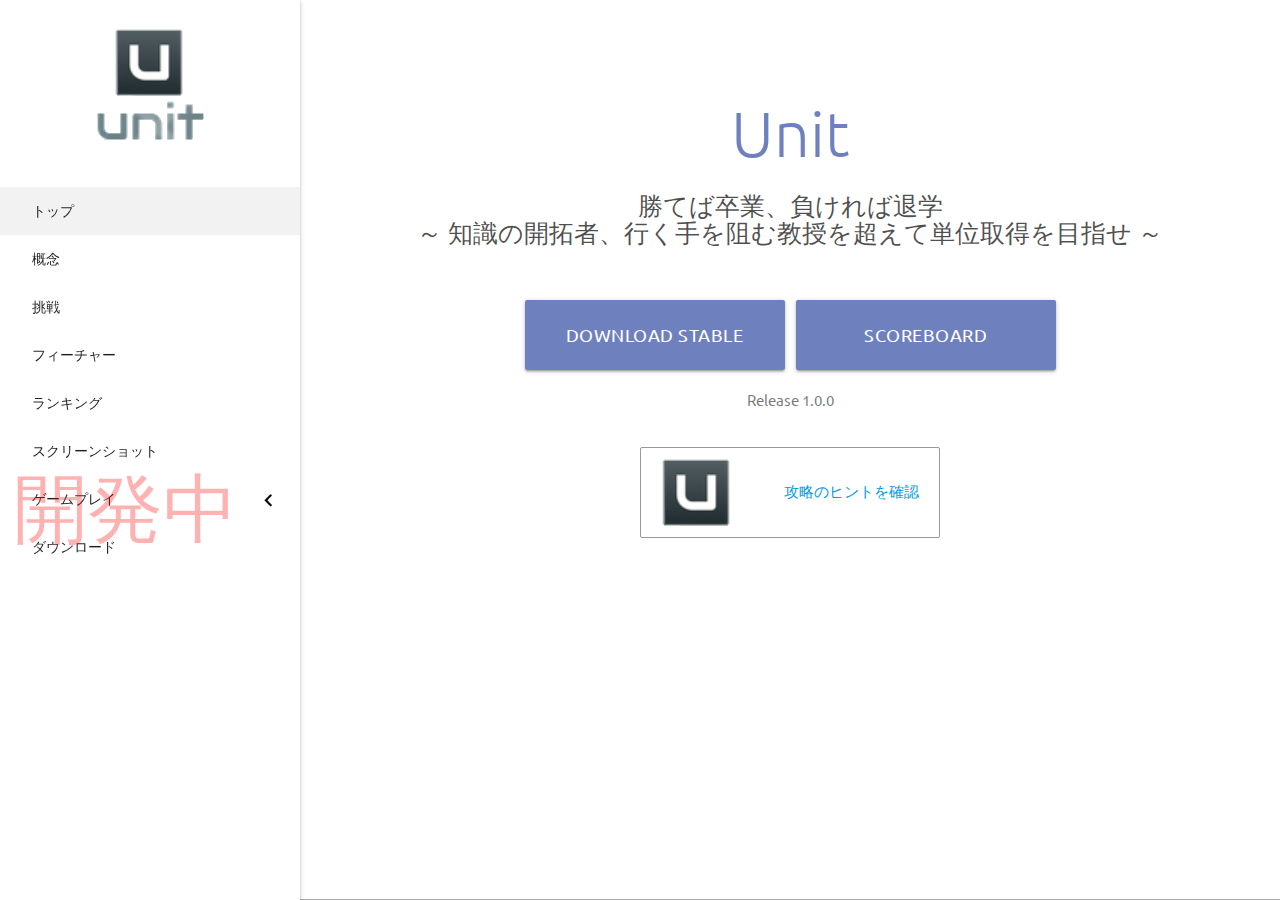
<file: index.html>
<!DOCTYPE html>
<html lang="ja">
    <head>
        <meta charset="utf-8" />
        <meta name="viewport" content="width=device-width,initial-scale=1" />
        <title>Unit</title>
        <link href='https://fonts.googleapis.com/css?family=Ubuntu' rel='stylesheet'>
        <link rel="stylesheet" href="./css/materialize.min.css" />
        <link rel="stylesheet" href="./css/main.css" />
    </head>
    <body>

        <!-- Side Nav -->
        <a href="#" data-target="slide-out" id="sidenav-trigger-b" class="sidenav-trigger"><img src="./img/menu_b.png" /></a>
        <div id="slide-out" class="sidenav sidenav-fixed">
            <div class="center">
                <a href="index.html"><img src="./img/logo.png" /></a>
            </div>
            <ul>
                <li><a href="index.html" class="waves-effect waves-teal active">トップ</a></li>
                <li><a href="about.html" class="waves-effect waves-teal">概念</a></li>
                <li><a href="challenge.html" class="waves-effect waves-teal">挑戦</a></li>
                <li><a href="feature.html" class="waves-effect waves-teal">フィーチャー</a></li>
                <li><a href="ranking.html" class="waves-effect waves-teal">ランキング</a></li>
                <li><a href="screenshots.html" class="waves-effect waves-teal">スクリーンショット</a></li>
                <li class="no-padding">
                    <ul class="collapsible">
                        <li>
                            <a class="collapsible-header waves-effect waves-teal pis32">ゲームプレイ<img src="./img/chevron_left_black_18dp.png" /></a>
                            <div class="collapsible-body">
                            <ul>
                                <li><a href="control.html" class="waves-effect waves-teal pis48">基本操作</a></li>
                                <li><a href="hint.html" class="waves-effect waves-teal pis48">ヒント</a></li>
                            </ul>
                            </div>
                        </li>
                    </ul>
                </li>
                <li><a href="download.html" class="waves-effect waves-teal">ダウンロード</a></li>
            </ul>
        </div>

        <!-- contents -->
        <header>
            <h1>Unit</h1>
            <h5>勝てば卒業、負ければ退学<br />～ 知識の開拓者、行く手を阻む教授を超えて単位取得を目指せ ～</h5>
            <div class="margin-top-50">
                <div class="row center">
                    <a href="./data/release/unit_1.0.0_src.zip" id="d-button" class="btn-large waves-effect waves-light">Download Stable</a>
                    <a href="./ranking.html" id="d-button" class="btn-large waves-effect waves-light">Scoreboard</a>
                    <br />
                    <p class="version">Release 1.0.0</p>
                </div>
            </div>
        </header>

        <div class="contents">
            <a href="hint.html">
                <div class="adbox">
                    <img src="./img/logo2.png" class="adimg" />
                    <div class="adtxt">
                        攻略のヒントを確認
                    </div>
                </div>
            </a>
        </div>

        <!-- footer -->
        <footer>
            <div class="container">
                <div class="center footer-copyright">
                    <copyright />
                </div>
            </div>
        </footer>

        <script src="./js/materialize.min.js"></script>
        <script src="./js/importer.js"></script>
        <script src="./js/main.js"></script>
    </body>
</html>
</file>
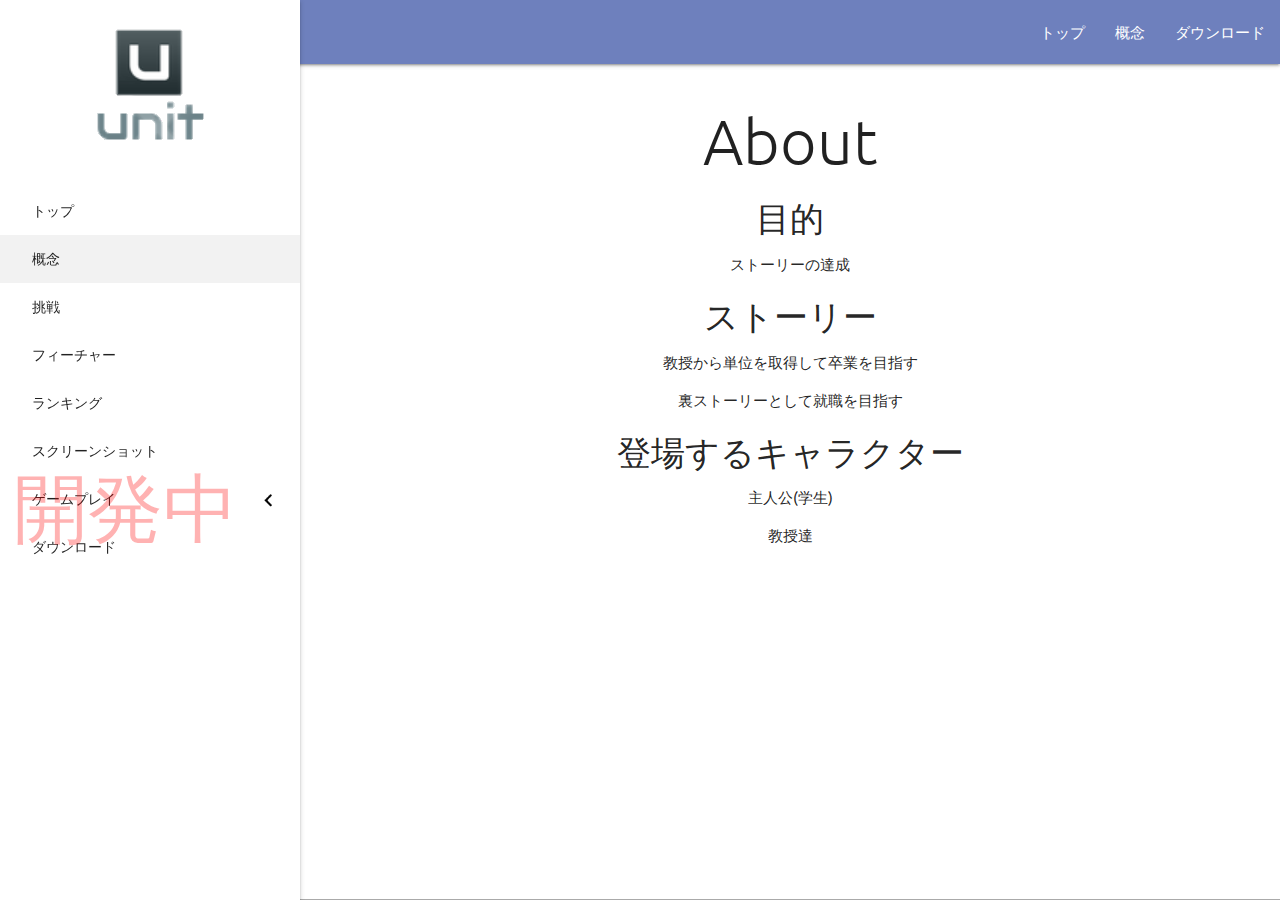
<file: about.html>
<!DOCTYPE html>
<html lang="ja">
    <head>
        <meta charset="utf-8" />
        <meta name="viewport" content="width=device-width,initial-scale=1" />
        <title>Unit</title>
        <link href='https://fonts.googleapis.com/css?family=Ubuntu' rel='stylesheet'>
        <link rel="stylesheet" href="./css/materialize.min.css" />
        <link rel="stylesheet" href="./css/main.css" />
    </head>
    <body>
        <!-- Header Nav -->
        <nav>
            <div class="nav-wrapper">
                <ul id="nav-mobile" class="right hide-on-med-and-down">
                    <li><a href="index.html">トップ</a></li>
                    <li><a href="about.html">概念</a></li>
                    <li><a href="download.html">ダウンロード</a></li>
                </ul>
                <div id="header-logo">
                    <a href="#" data-target="slide-out" class="sidenav-trigger"><img src="./img/menu.png" /></a>
                </div>
            </div>
        </nav>

        <!-- Side Nav -->
        <!-- <a href="#" data-target="slide-out" id="sidenav-trigger-b" class="sidenav-trigger"><img src="./img/menu_b.png" /></a> -->
        <div id="slide-out" class="sidenav sidenav-fixed">
            <div class="center">
                <a href="index.html"><img src="./img/logo.png" /></a>
            </div>
            <ul>
                <li><a href="index.html" class="waves-effect waves-teal">トップ</a></li>
                <li><a href="about.html" class="waves-effect waves-teal active">概念</a></li>
                <li><a href="challenge.html" class="waves-effect waves-teal">挑戦</a></li>
                <li><a href="feature.html" class="waves-effect waves-teal">フィーチャー</a></li>
                <li><a href="ranking.html" class="waves-effect waves-teal">ランキング</a></li>
                <li><a href="screenshots.html" class="waves-effect waves-teal">スクリーンショット</a></li>
                <li class="no-padding">
                    <ul class="collapsible">
                        <li>
                            <a class="collapsible-header waves-effect waves-teal pis32">ゲームプレイ<img src="./img/chevron_left_black_18dp.png" /></a>
                            <div class="collapsible-body">
                            <ul>
                                <li><a href="control.html" class="waves-effect waves-teal pis48">基本操作</a></li>
                                <li><a href="hint.html" class="waves-effect waves-teal pis48">ヒント</a></li>
                            </ul>
                            </div>
                        </li>
                    </ul>
                </li>
                <li><a href="download.html" class="waves-effect waves-teal">ダウンロード</a></li>
            </ul>
        </div>

        <!-- contents -->
        <div class="contents">
            <h1>About</h1>
            <h4>目的</h4>
            <p>ストーリーの達成</p>
            <h4>ストーリー</h4>
            <p>教授から単位を取得して卒業を目指す</p>
            <p>裏ストーリーとして就職を目指す</p>
            <h4>登場するキャラクター</h4>
            <p>主人公(学生)</p>
            <p>教授達</p>

        </div>

        <!-- footer -->
        <footer>
            <div class="container">
                <div class="center footer-copyright">
                        <copyright />
                </div>
            </div>
        </footer>

        <script src="./js/materialize.min.js"></script>
        <script src="./js/importer.js"></script>
        <script src="./js/main.js"></script>
    </body>
</html>
</file>
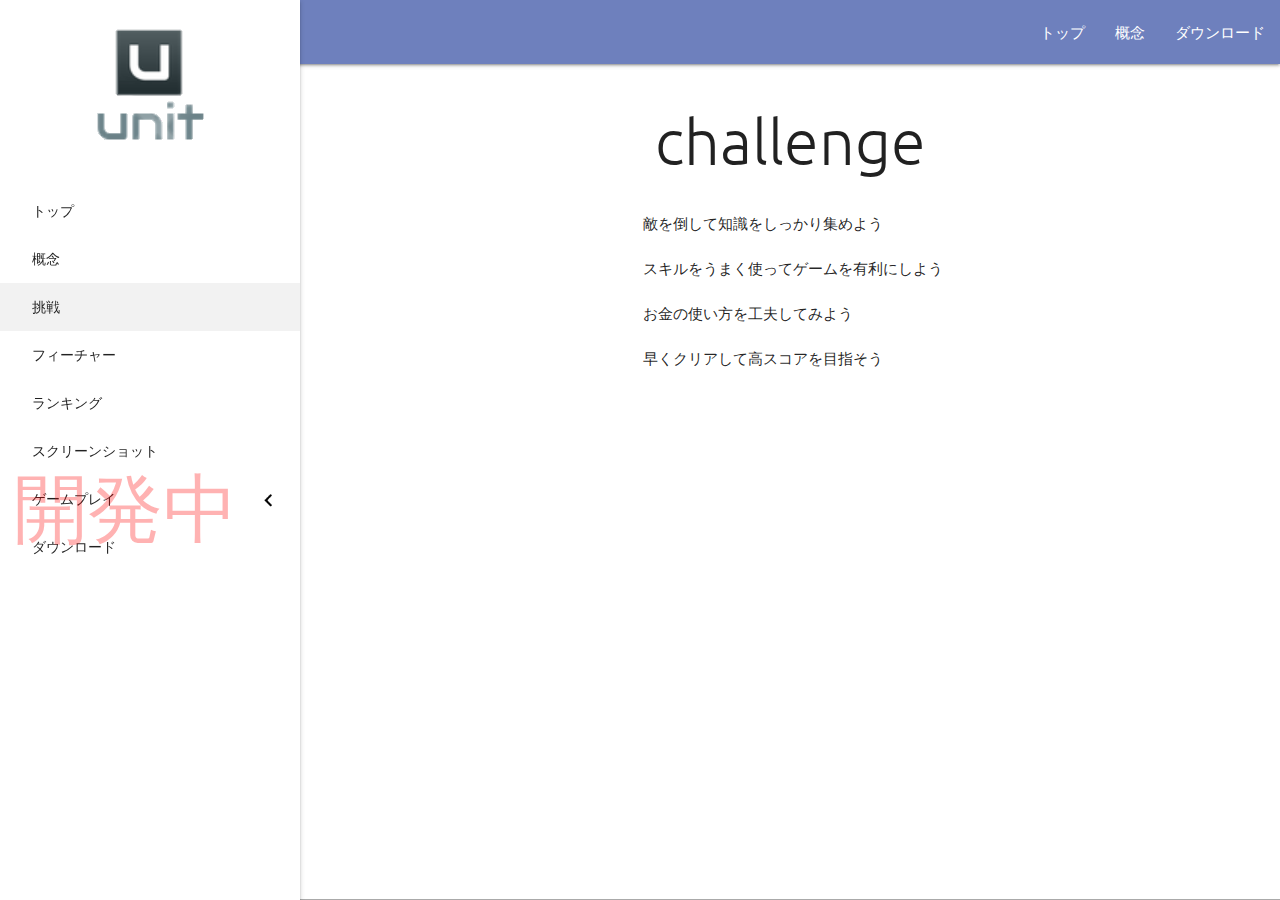
<file: challenge.html>
<!DOCTYPE html>
<html lang="ja">
    <head>
        <meta charset="utf-8" />
        <meta name="viewport" content="width=device-width,initial-scale=1" />
        <title>Unit</title>
        <link href='https://fonts.googleapis.com/css?family=Ubuntu' rel='stylesheet'>
        <link rel="stylesheet" href="./css/materialize.min.css" />
        <link rel="stylesheet" href="./css/main.css" />
    </head>
    <body>
        <!-- Header Nav -->
        <nav>
            <div class="nav-wrapper">
                <ul id="nav-mobile" class="right hide-on-med-and-down">
                    <li><a href="index.html">トップ</a></li>
                    <li><a href="about.html">概念</a></li>
                    <li><a href="download.html">ダウンロード</a></li>
                </ul>
                <div id="header-logo">
                    <a href="#" data-target="slide-out" class="sidenav-trigger"><img src="./img/menu.png" /></a>
                </div>
            </div>
        </nav>

        <!-- Side Nav -->
        <!-- <a href="#" data-target="slide-out" id="sidenav-trigger-b" class="sidenav-trigger"><img src="./img/menu_b.png" /></a> -->
        <div id="slide-out" class="sidenav sidenav-fixed">
            <div class="center">
                <a href="index.html"><img src="./img/logo.png" /></a>
            </div>
            <ul>
                <li><a href="index.html" class="waves-effect waves-teal">トップ</a></li>
                <li><a href="about.html" class="waves-effect waves-teal">概念</a></li>
                <li><a href="challenge.html" class="waves-effect waves-teal active">挑戦</a></li>
                <li><a href="feature.html" class="waves-effect waves-teal">フィーチャー</a></li>
                <li><a href="ranking.html" class="waves-effect waves-teal">ランキング</a></li>
                <li><a href="screenshots.html" class="waves-effect waves-teal">スクリーンショット</a></li>
                <li class="no-padding">
                    <ul class="collapsible">
                        <li>
                            <a class="collapsible-header waves-effect waves-teal pis32">ゲームプレイ<img src="./img/chevron_left_black_18dp.png" /></a>
                            <div class="collapsible-body">
                            <ul>
                                <li><a href="control.html" class="waves-effect waves-teal pis48">基本操作</a></li>
                                <li><a href="hint.html" class="waves-effect waves-teal pis48">ヒント</a></li>
                            </ul>
                            </div>
                        </li>
                    </ul>
                </li>
                <li><a href="download.html" class="waves-effect waves-teal">ダウンロード</a></li>
            </ul>
        </div>

        <!-- contents -->
        <div class="contents">
            <h1>challenge</h1>
            <ul class="bullet">
                <li>敵を倒して知識をしっかり集めよう</li>
                <li>スキルをうまく使ってゲームを有利にしよう</li>
                <li>お金の使い方を工夫してみよう</li>
                <li>早くクリアして高スコアを目指そう</li>
            </ul>
        </div>

        <!-- footer -->
        <footer>
            <div class="container">
                <div class="center footer-copyright">
                        <copyright />
                </div>
            </div>
        </footer>

        <script src="./js/materialize.min.js"></script>
        <script src="./js/importer.js"></script>
        <script src="./js/main.js"></script>
    </body>
</html>
</file>
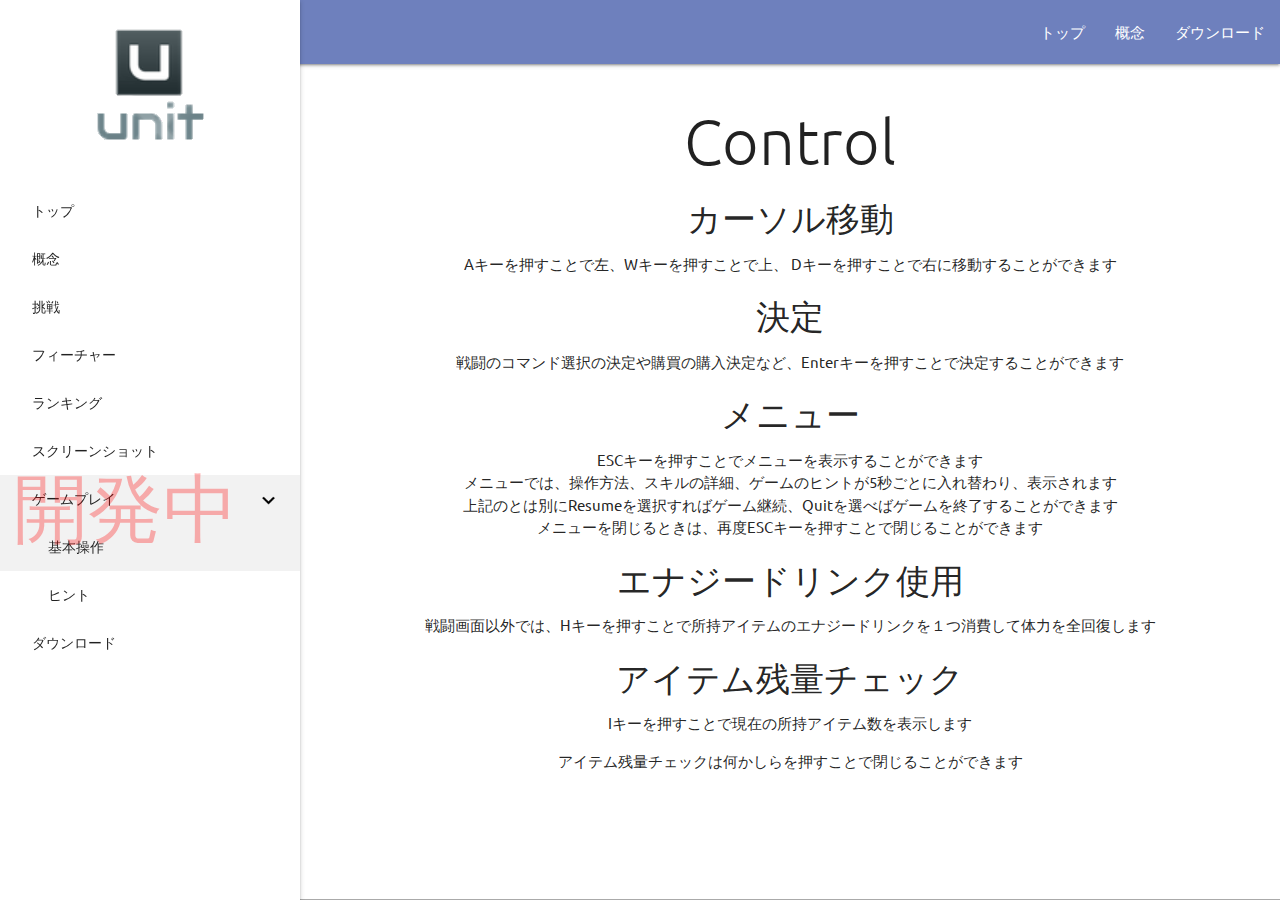
<file: control.html>
<!DOCTYPE html>
<html lang="ja">
    <head>
        <meta charset="utf-8" />
        <meta name="viewport" content="width=device-width,initial-scale=1" />
        <title>Unit</title>
        <link href='https://fonts.googleapis.com/css?family=Ubuntu' rel='stylesheet'>
        <link rel="stylesheet" href="./css/materialize.min.css" />
        <link rel="stylesheet" href="./css/main.css" />
    </head>
    <body>
        <!-- Header Nav -->
        <nav>
            <div class="nav-wrapper">
                <ul id="nav-mobile" class="right hide-on-med-and-down">
                    <li><a href="index.html">トップ</a></li>
                    <li><a href="about.html">概念</a></li>
                    <li><a href="download.html">ダウンロード</a></li>
                </ul>
                <div id="header-logo">
                    <a href="#" data-target="slide-out" class="sidenav-trigger"><img src="./img/menu.png" /></a>
                </div>
            </div>
        </nav>

        <!-- Side Nav -->
        <!-- <a href="#" data-target="slide-out" id="sidenav-trigger-b" class="sidenav-trigger"><img src="./img/menu_b.png" /></a> -->
        <div id="slide-out" class="sidenav sidenav-fixed">
            <div class="center">
                <a href="index.html"><img src="./img/logo.png" /></a>
            </div>
            <ul>
                <li><a href="index.html" class="waves-effect waves-teal">トップ</a></li>
                <li><a href="about.html" class="waves-effect waves-teal">概念</a></li>
                <li><a href="challenge.html" class="waves-effect waves-teal">挑戦</a></li>
                <li><a href="feature.html" class="waves-effect waves-teal">フィーチャー</a></li>
                <li><a href="ranking.html" class="waves-effect waves-teal">ランキング</a></li>
                <li><a href="screenshots.html" class="waves-effect waves-teal">スクリーンショット</a></li>
                <li class="no-padding">
                    <ul class="collapsible">
                        <li class="active">
                            <a class="collapsible-header waves-effect waves-teal pis32">ゲームプレイ<img src="./img/chevron_left_black_18dp.png" /></a>
                            <div class="collapsible-body">
                            <ul>
                                <li><a href="control.html" class="waves-effect waves-teal pis48 active">基本操作</a></li>
                                <li><a href="hint.html" class="waves-effect waves-teal pis48">ヒント</a></li>
                            </ul>
                            </div>
                        </li>
                    </ul>
                </li>
                <li><a href="download.html" class="waves-effect waves-teal">ダウンロード</a></li>
            </ul>
        </div>

        <!-- contents -->
        <div class="contents">
            <h1>Control</h1>
            <h4>カーソル移動</h4>
            <p>Aキーを押すことで左、Wキーを押すことで上、 Dキーを押すことで右に移動することができます</p>
            <h4>決定</h4>
            <p>戦闘のコマンド選択の決定や購買の購入決定など、Enterキーを押すことで決定することができます</p>
            <h4>メニュー</h4>
            <ul>
                <li>ESCキーを押すことでメニューを表示することができます</li>
                <li>メニューでは、操作方法、スキルの詳細、ゲームのヒントが5秒ごとに入れ替わり、表示されます</li>
                <li>上記のとは別にResumeを選択すればゲーム継続、Quitを選べばゲームを終了することができます</li>
                <li>メニューを閉じるときは、再度ESCキーを押すことで閉じることができます</li\>
            </ul>
            <h4>エナジードリンク使用</h4>
            <p>戦闘画面以外では、Hキーを押すことで所持アイテムのエナジードリンクを１つ消費して体力を全回復します</p>
            <h4>アイテム残量チェック</h4>
            <p>Iキーを押すことで現在の所持アイテム数を表示します</p>
            <p>アイテム残量チェックは何かしらを押すことで閉じることができます</p>
        </div>

        <!-- footer -->
        <footer>
            <div class="container">
                <div class="center footer-copyright">
                        <copyright />
                </div>
            </div>
        </footer>

        <script src="./js/materialize.min.js"></script>
        <script src="./js/importer.js"></script>
        <script src="./js/main.js"></script>
    </body>
</html>
</file>
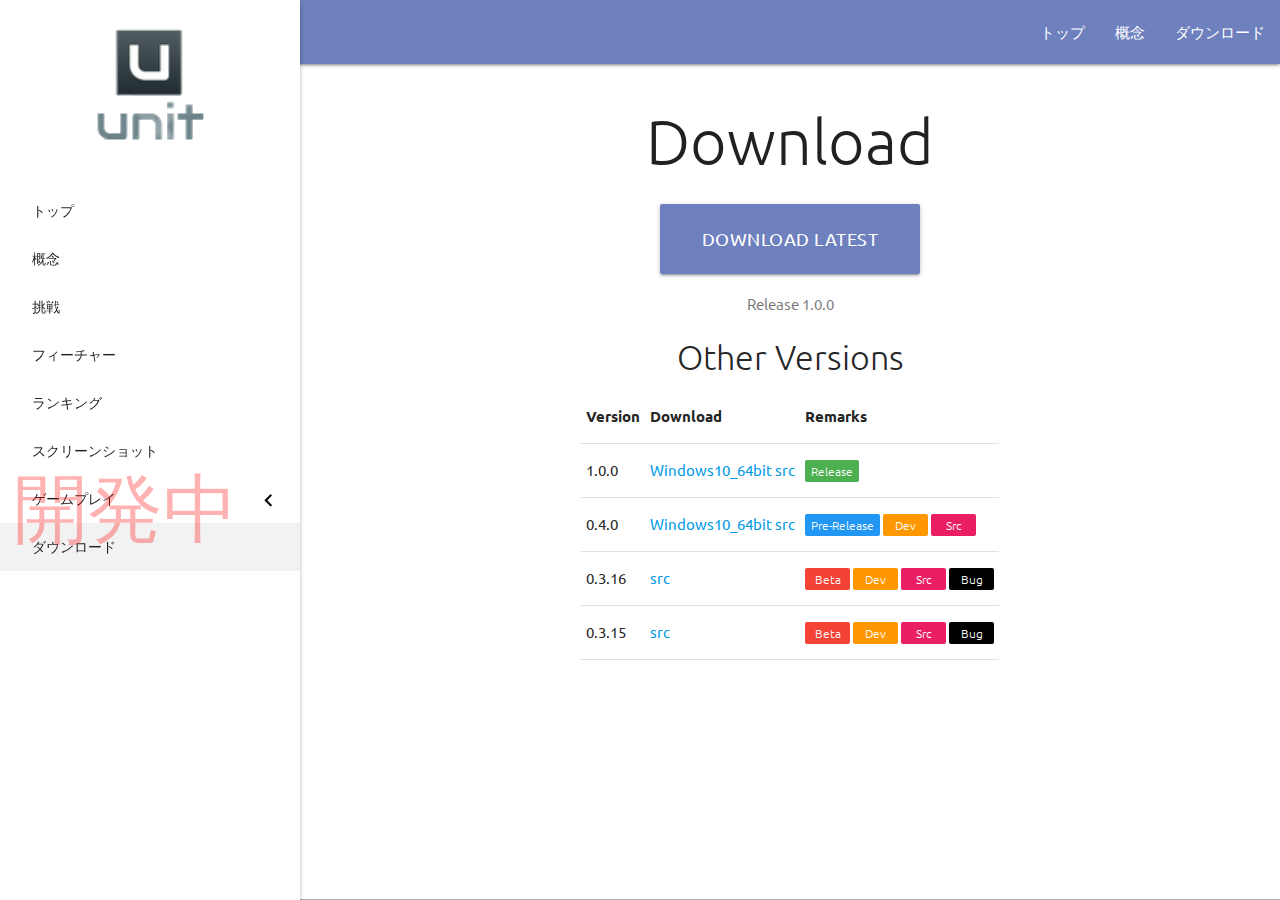
<file: download.html>
<!DOCTYPE html>
<html lang="ja">
    <head>
        <meta charset="utf-8" />
        <meta name="viewport" content="width=device-width,initial-scale=1" />
        <title>Unit</title>
        <link href='https://fonts.googleapis.com/css?family=Ubuntu' rel='stylesheet'>
        <link rel="stylesheet" href="./css/materialize.min.css" />
        <link rel="stylesheet" href="./css/main.css" />
    </head>
    <body>
        <!-- Header Nav -->
        <nav>
            <div class="nav-wrapper">
                <ul id="nav-mobile" class="right hide-on-med-and-down">
                    <li><a href="index.html">トップ</a></li>
                    <li><a href="about.html">概念</a></li>
                    <li><a href="download.html">ダウンロード</a></li>
                </ul>
                <div id="header-logo">
                    <a href="#" data-target="slide-out" class="sidenav-trigger"><img src="./img/menu.png" /></a>
                </div>
            </div>
        </nav>

        <!-- Side Nav -->
        <!-- <a href="#" data-target="slide-out" id="sidenav-trigger-b" class="sidenav-trigger"><img src="./img/menu_b.png" /></a> -->
        <div id="slide-out" class="sidenav sidenav-fixed">
            <div class="center">
                <a href="index.html"><img src="./img/logo.png" /></a>
            </div>
            <ul>
                <li><a href="index.html" class="waves-effect waves-teal">トップ</a></li>
                <li><a href="about.html" class="waves-effect waves-teal">概念</a></li>
                <li><a href="challenge.html" class="waves-effect waves-teal">挑戦</a></li>
                <li><a href="feature.html" class="waves-effect waves-teal">フィーチャー</a></li>
                <li><a href="ranking.html" class="waves-effect waves-teal">ランキング</a></li>
                <li><a href="screenshots.html" class="waves-effect waves-teal">スクリーンショット</a></li>
                <li class="no-padding">
                    <ul class="collapsible">
                        <li>
                            <a class="collapsible-header waves-effect waves-teal pis32">ゲームプレイ<img src="./img/chevron_left_black_18dp.png" /></a>
                            <div class="collapsible-body">
                            <ul>
                                <li><a href="control.html" class="waves-effect waves-teal pis48">基本操作</a></li>
                                <li><a href="hint.html" class="waves-effect waves-teal pis48">ヒント</a></li>
                            </ul>
                            </div>
                        </li>
                    </ul>
                </li>
                <li><a href="download.html" class="waves-effect waves-teal active">ダウンロード</a></li>
            </ul>
        </div>

        <!-- contents -->
        <div class="contents">
            <h1>Download</h1>
            <p>
                <a href="./data/release/unit_1.0.0_src.zip" id="d-button" class="btn-large waves-effect waves-light">Download Latest</a>
            </p>
            <p class="version">Release 1.0.0</p>

            <h4>Other Versions</h4>
            <div class="wrapper">
                <div class="w_350 ib">
                    <table class="w100p">
                        <tr>
                            <th>Version</th><th>Download</th><th>Remarks</th>
                        </tr>
                        <tr>
                            <td>1.0.0</td><td><a href="./data/release/unit_1.0.0.zip">Windows10_64bit</a>
                            <a href="./data/release/unit_1.0.0_src.zip">src</a></td>
                            <td>
                                <span class="new badge green" data-badge-caption="">Release</span>
                            </td>
                        </tr>
                        <tr>
                            <td>0.4.0</td><td><a href="./data/pre-release/unit_0.4.0p_dev.zip">Windows10_64bit</a>
                            <a href="./data/pre-release/unit_0.4.0p_dev_src.zip">src</a></td>
                            <td>
                                <span class="new badge blue" data-badge-caption="">Pre-Release</span>
                                <span class="new badge orange" data-badge-caption="">Dev</span>
                                <span class="new badge pink" data-badge-caption="">Src</span>
                            </td>
                        </tr>
                        <tr>
                            <td>0.3.16</td><td><a href="./data/dev/unit_0.3.16b_dev.zip">src</a></td>
                            <td>
                                <span class="new badge red" data-badge-caption="">Beta</span>
                                <span class="new badge orange" data-badge-caption="">Dev</span>
                                <span class="new badge pink" data-badge-caption="">Src</span>
                                <span class="new badge black" data-badge-caption="">Bug</span>
                            </td>
                        </tr>
                        <tr>
                            <td>0.3.15</td><td><a href="./data/dev/unit_0.3.15b_dev.zip">src</a></td>
                            <td>
                                <span class="new badge red" data-badge-caption="">Beta</span>
                                <span class="new badge orange" data-badge-caption="">Dev</span>
                                <span class="new badge pink" data-badge-caption="">Src</span>
                                <span class="new badge black" data-badge-caption="">Bug</span>
                            </td>
                        </tr>
                    </table>
                </div>
            </div>
        </div>

        <!-- footer -->
        <footer>
            <div class="container">
                <div class="center footer-copyright">
                        <copyright />
                </div>
            </div>
        </footer>

        <script src="./js/materialize.min.js"></script>
        <script src="./js/importer.js"></script>
        <script src="./js/main.js"></script>
    </body>
</html>
</file>
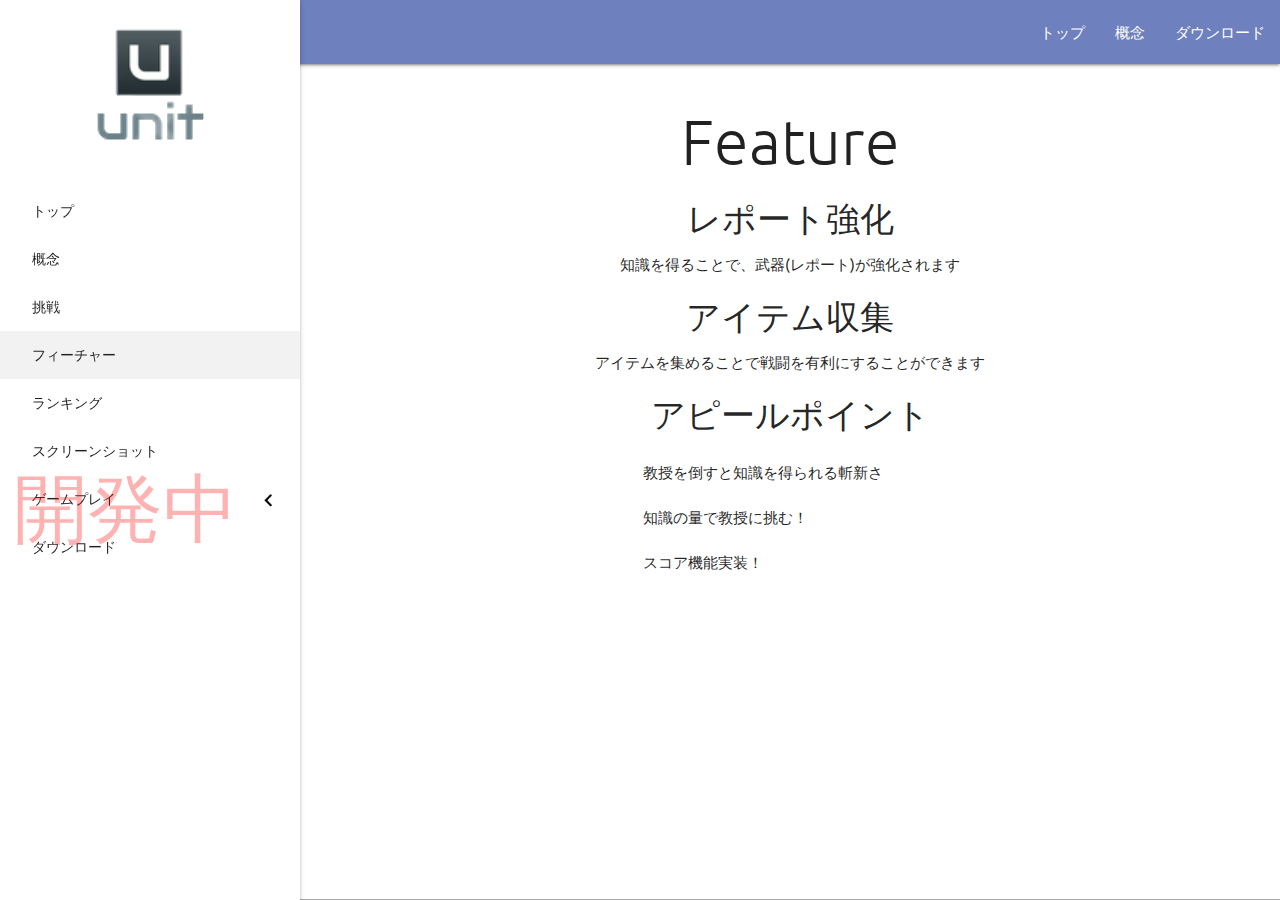
<file: feature.html>
<!DOCTYPE html>
<html lang="ja">
    <head>
        <meta charset="utf-8" />
        <meta name="viewport" content="width=device-width,initial-scale=1" />
        <title>Unit</title>
        <link href='https://fonts.googleapis.com/css?family=Ubuntu' rel='stylesheet'>
        <link rel="stylesheet" href="./css/materialize.min.css" />
        <link rel="stylesheet" href="./css/main.css" />
    </head>
    <body>
        <!-- Header Nav -->
        <nav>
            <div class="nav-wrapper">
                <ul id="nav-mobile" class="right hide-on-med-and-down">
                    <li><a href="index.html">トップ</a></li>
                    <li><a href="about.html">概念</a></li>
                    <li><a href="download.html">ダウンロード</a></li>
                </ul>
                <div id="header-logo">
                    <a href="#" data-target="slide-out" class="sidenav-trigger"><img src="./img/menu.png" /></a>
                </div>
            </div>
        </nav>

        <!-- Side Nav -->
        <!-- <a href="#" data-target="slide-out" id="sidenav-trigger-b" class="sidenav-trigger"><img src="./img/menu_b.png" /></a> -->
        <div id="slide-out" class="sidenav sidenav-fixed">
            <div class="center">
                <a href="index.html"><img src="./img/logo.png" /></a>
            </div>
            <ul>
                <li><a href="index.html" class="waves-effect waves-teal">トップ</a></li>
                <li><a href="about.html" class="waves-effect waves-teal">概念</a></li>
                <li><a href="challenge.html" class="waves-effect waves-teal">挑戦</a></li>
                <li><a href="feature.html" class="waves-effect waves-teal active">フィーチャー</a></li>
                <li><a href="ranking.html" class="waves-effect waves-teal">ランキング</a></li>
                <li><a href="screenshots.html" class="waves-effect waves-teal">スクリーンショット</a></li>
                <li class="no-padding">
                    <ul class="collapsible">
                        <li>
                            <a class="collapsible-header waves-effect waves-teal pis32">ゲームプレイ<img src="./img/chevron_left_black_18dp.png" /></a>
                            <div class="collapsible-body">
                            <ul>
                                <li><a href="control.html" class="waves-effect waves-teal pis48">基本操作</a></li>
                                <li><a href="hint.html" class="waves-effect waves-teal pis48">ヒント</a></li>
                            </ul>
                            </div>
                        </li>
                    </ul>
                </li>
                <li><a href="download.html" class="waves-effect waves-teal">ダウンロード</a></li>
            </ul>
        </div>

        <!-- contents -->
        <div class="contents">
            <h1>Feature</h1>
            <h4>レポート強化</h4>
            <p>知識を得ることで、武器(レポート)が強化されます</p>
            <h4>アイテム収集</h4>
            <p>アイテムを集めることで戦闘を有利にすることができます</p>
            <h4>アピールポイント</h4>
            <ul class="bullet">
                <li>教授を倒すと知識を得られる斬新さ</li>
                <li>知識の量で教授に挑む！</li>
                <li>スコア機能実装！</li>
            </ul>
        </div>

        <!-- footer -->
        <footer>
            <div class="container">
                <div class="center footer-copyright">
                        <copyright />
                </div>
            </div>
        </footer>

        <script src="./js/materialize.min.js"></script>
        <script src="./js/importer.js"></script>
        <script src="./js/main.js"></script>
    </body>
</html>
</file>
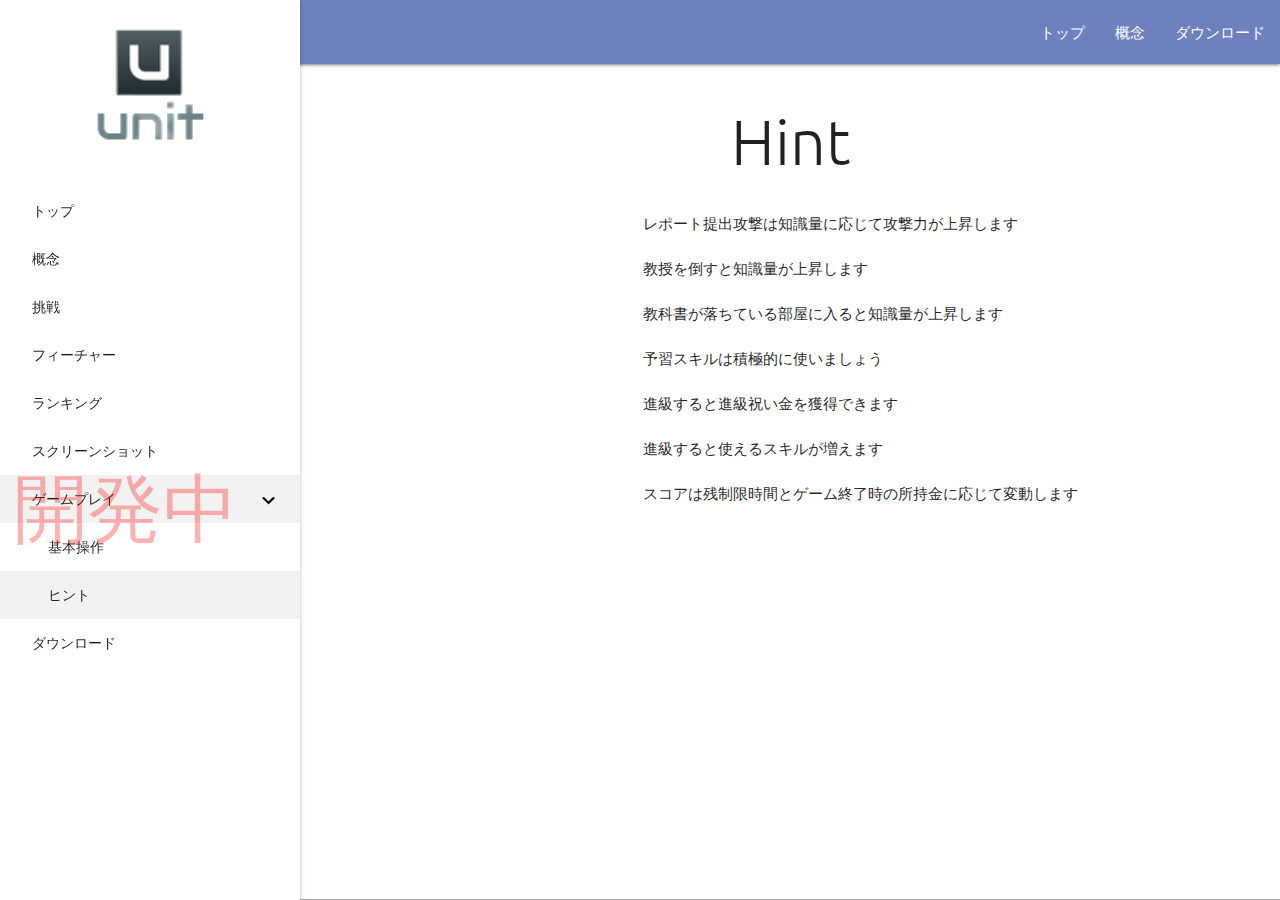
<file: hint.html>
<!DOCTYPE html>
<html lang="ja">
    <head>
        <meta charset="utf-8" />
        <meta name="viewport" content="width=device-width,initial-scale=1" />
        <title>Unit</title>
        <link href='https://fonts.googleapis.com/css?family=Ubuntu' rel='stylesheet'>
        <link rel="stylesheet" href="./css/materialize.min.css" />
        <link rel="stylesheet" href="./css/main.css" />
    </head>
    <body>
        <!-- Header Nav -->
        <nav>
            <div class="nav-wrapper">
                <ul id="nav-mobile" class="right hide-on-med-and-down">
                    <li><a href="index.html">トップ</a></li>
                    <li><a href="about.html">概念</a></li>
                    <li><a href="download.html">ダウンロード</a></li>
                </ul>
                <div id="header-logo">
                    <a href="#" data-target="slide-out" class="sidenav-trigger"><img src="./img/menu.png" /></a>
                </div>
            </div>
        </nav>

        <!-- Side Nav -->
        <!-- <a href="#" data-target="slide-out" id="sidenav-trigger-b" class="sidenav-trigger"><img src="./img/menu_b.png" /></a> -->
        <div id="slide-out" class="sidenav sidenav-fixed">
            <div class="center">
                <a href="index.html"><img src="./img/logo.png" /></a>
            </div>
            <ul>
                <li><a href="index.html" class="waves-effect waves-teal">トップ</a></li>
                <li><a href="about.html" class="waves-effect waves-teal">概念</a></li>
                <li><a href="challenge.html" class="waves-effect waves-teal">挑戦</a></li>
                <li><a href="feature.html" class="waves-effect waves-teal">フィーチャー</a></li>
                <li><a href="ranking.html" class="waves-effect waves-teal">ランキング</a></li>
                <li><a href="screenshots.html" class="waves-effect waves-teal">スクリーンショット</a></li>
                <li class="no-padding">
                    <ul class="collapsible">
                        <li class="active">
                            <a class="collapsible-header waves-effect waves-teal pis32">ゲームプレイ<img src="./img/chevron_left_black_18dp.png" /></a>
                            <div class="collapsible-body">
                            <ul>
                                <li><a href="control.html" class="waves-effect waves-teal pis48">基本操作</a></li>
                                <li><a href="hint.html" class="waves-effect waves-teal pis48 active">ヒント</a></li>
                            </ul>
                            </div>
                        </li>
                    </ul>
                </li>
                <li><a href="download.html" class="waves-effect waves-teal">ダウンロード</a></li>
            </ul>
        </div>

        <!-- contents -->
        <div class="contents">
            <h1>Hint</h1>
            <ul class="bullet">
                <li>レポート提出攻撃は知識量に応じて攻撃力が上昇します</li>
                <li>教授を倒すと知識量が上昇します</li>
                <li>教科書が落ちている部屋に入ると知識量が上昇します</li>
                <li>予習スキルは積極的に使いましょう</li>
                <li>進級すると進級祝い金を獲得できます</li>
                <li>進級すると使えるスキルが増えます</li>
                <li>スコアは残制限時間とゲーム終了時の所持金に応じて変動します</li>
            </ul>
    
        </div>

        <!-- footer -->
        <footer>
            <div class="container">
                <div class="center footer-copyright">
                        <copyright />
                </div>
            </div>
        </footer>

        <script src="./js/materialize.min.js"></script>
        <script src="./js/importer.js"></script>
        <script src="./js/main.js"></script>
    </body>
</html>
</file>
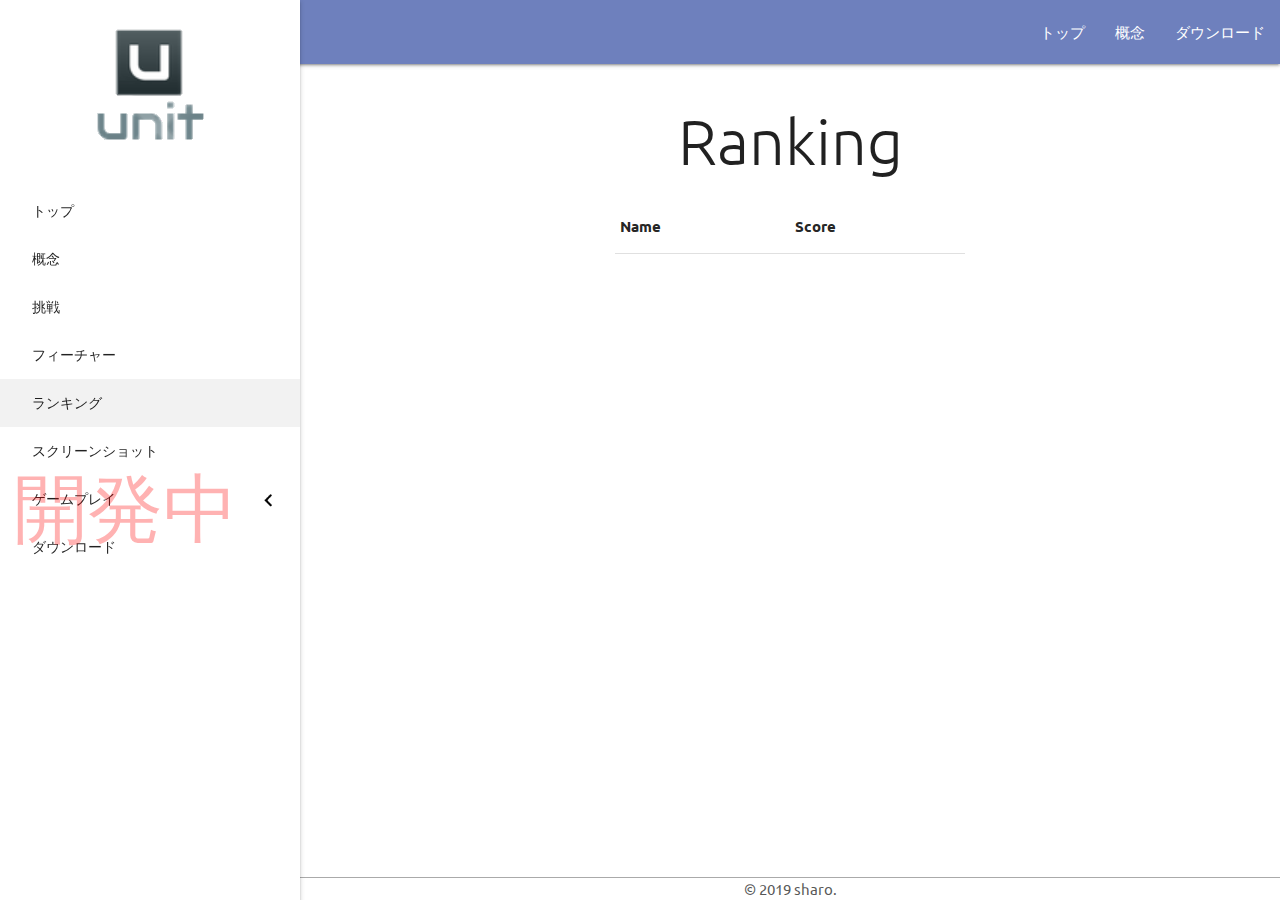
<file: ranking.html>
<!DOCTYPE html>
<html lang="ja">
    <head>
        <meta charset="utf-8" />
        <meta name="viewport" content="width=device-width,initial-scale=1" />
        <title>Unit</title>
        <link href='https://fonts.googleapis.com/css?family=Ubuntu' rel='stylesheet'>
        <link rel="stylesheet" href="./css/materialize.min.css" />
        <link rel="stylesheet" href="./css/main.css" />
        <script src="https://unit-server.glitch.me/script"></script>
    </head>
    <body>
        <!-- Header Nav -->
        <nav>
            <div class="nav-wrapper">
                <ul id="nav-mobile" class="right hide-on-med-and-down">
                    <li><a href="index.html">トップ</a></li>
                    <li><a href="about.html">概念</a></li>
                    <li><a href="download.html">ダウンロード</a></li>
                </ul>
                <div id="header-logo">
                    <a href="#" data-target="slide-out" class="sidenav-trigger"><img src="./img/menu.png" /></a>
                </div>
            </div>
        </nav>

        <!-- Side Nav -->
        <!-- <a href="#" data-target="slide-out" id="sidenav-trigger-b" class="sidenav-trigger"><img src="./img/menu_b.png" /></a> -->
        <div id="slide-out" class="sidenav sidenav-fixed">
            <div class="center">
                <a href="index.html"><img src="./img/logo.png" /></a>
            </div>
            <ul>
                <li><a href="index.html" class="waves-effect waves-teal">トップ</a></li>
                <li><a href="about.html" class="waves-effect waves-teal">概念</a></li>
                <li><a href="challenge.html" class="waves-effect waves-teal">挑戦</a></li>
                <li><a href="feature.html" class="waves-effect waves-teal">フィーチャー</a></li>
                <li><a href="ranking.html" class="waves-effect waves-teal active">ランキング</a></li>
                <li><a href="screenshots.html" class="waves-effect waves-teal">スクリーンショット</a></li>
                <li class="no-padding">
                    <ul class="collapsible">
                        <li>
                            <a class="collapsible-header waves-effect waves-teal pis32">ゲームプレイ<img src="./img/chevron_left_black_18dp.png" /></a>
                            <div class="collapsible-body">
                            <ul>
                                <li><a href="control.html" class="waves-effect waves-teal pis48">基本操作</a></li>
                                <li><a href="hint.html" class="waves-effect waves-teal pis48">ヒント</a></li>
                            </ul>
                            </div>
                        </li>
                    </ul>
                </li>
                <li><a href="download.html" class="waves-effect waves-teal">ダウンロード</a></li>
            </ul>
        </div>

        <!-- contents -->
        <div class="contents">
            <h1>Ranking</h1>
            <div class="wrapper">
                <div class="w_350 ib">
                    <table id="ranking" class="w100p">
                            <tr>
                                <th>Name</th><th>Score</th>
                            </tr>
                    </table>
                </div>
            </div>
        </div>

        <!-- footer -->
        <footer>
            <div class="container">
                <div class="center footer-copyright">
                        © 2019 sharo.
                </div>
            </div>
        </footer>

        <script src="./js/materialize.min.js"></script>
        <script src="./js/main.js"></script>
    </body>
</html>
</file>
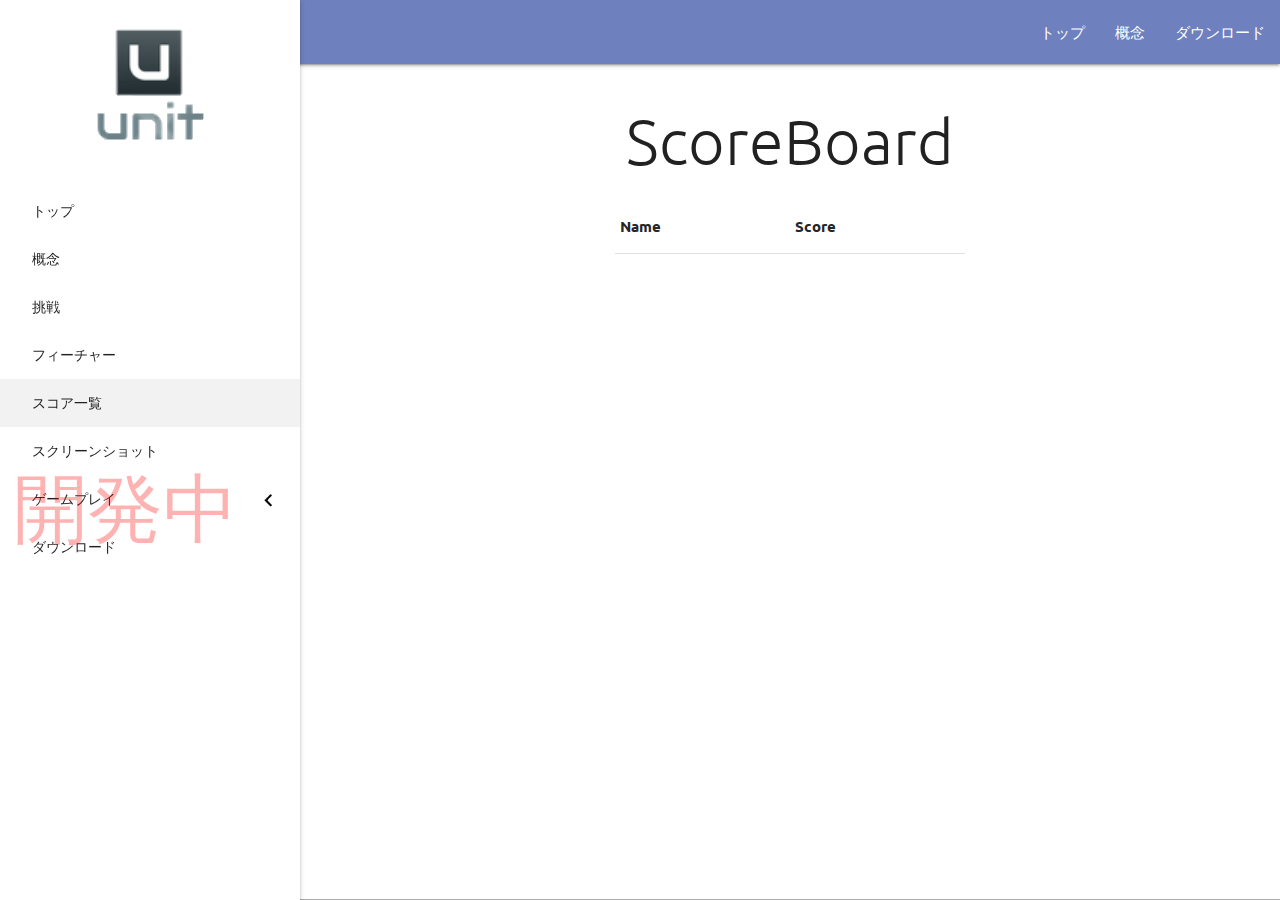
<file: scoreboard.html>
<!DOCTYPE html>
<html lang="ja">
    <head>
        <meta charset="utf-8" />
        <meta name="viewport" content="width=device-width,initial-scale=1" />
        <title>Unit</title>
        <link href='https://fonts.googleapis.com/css?family=Ubuntu' rel='stylesheet'>
        <link rel="stylesheet" href="./css/materialize.min.css" />
        <link rel="stylesheet" href="./css/main.css" />
        <script src="https://unit-server.glitch.me/script"></script>
    </head>
    <body>
        <!-- Header Nav -->
        <nav>
            <div class="nav-wrapper">
                <ul id="nav-mobile" class="right hide-on-med-and-down">
                    <li><a href="index.html">トップ</a></li>
                    <li><a href="about.html">概念</a></li>
                    <li><a href="download.html">ダウンロード</a></li>
                </ul>
                <div id="header-logo">
                    <a href="#" data-target="slide-out" class="sidenav-trigger"><img src="./img/menu.png" /></a>
                </div>
            </div>
        </nav>

        <!-- Side Nav -->
        <!-- <a href="#" data-target="slide-out" id="sidenav-trigger-b" class="sidenav-trigger"><img src="./img/menu_b.png" /></a> -->
        <div id="slide-out" class="sidenav sidenav-fixed">
            <div class="center">
                <a href="index.html"><img src="./img/logo.png" /></a>
            </div>
            <ul>
                <li><a href="index.html" class="waves-effect waves-teal">トップ</a></li>
                <li><a href="about.html" class="waves-effect waves-teal">概念</a></li>
                <li><a href="challenge.html" class="waves-effect waves-teal">挑戦</a></li>
                <li><a href="feature.html" class="waves-effect waves-teal">フィーチャー</a></li>
                <li><a href="scoreboard.html" class="waves-effect waves-teal active">スコア一覧</a></li>
                <li><a href="screenshots.html" class="waves-effect waves-teal">スクリーンショット</a></li>
                <li class="no-padding">
                    <ul class="collapsible">
                        <li>
                            <a class="collapsible-header waves-effect waves-teal pis32">ゲームプレイ<img src="./img/chevron_left_black_18dp.png" /></a>
                            <div class="collapsible-body">
                            <ul>
                                <li><a href="control.html" class="waves-effect waves-teal pis48">基本操作</a></li>
                                <li><a href="hint.html" class="waves-effect waves-teal pis48">ヒント</a></li>
                            </ul>
                            </div>
                        </li>
                    </ul>
                </li>
                <li><a href="download.html" class="waves-effect waves-teal">ダウンロード</a></li>
            </ul>
        </div>

        <!-- contents -->
        <div class="contents">
            <h1>ScoreBoard</h1>
            <div class="wrapper">
                <div class="w_350 ib">
                    <table id="scoreboard" class="w100p">
                            <tr>
                                <th>Name</th><th>Score</th>
                            </tr>
                    </table>
                </div>
            </div>
        </div>

        <!-- footer -->
        <footer>
            <div class="container">
                <div class="center footer-copyright">
                        <copyright />
                </div>
            </div>
        </footer>

        <script src="./js/materialize.min.js"></script>
        <script src="./js/importer.js"></script>
        <script src="./js/main.js"></script>
    </body>
</html>
</file>
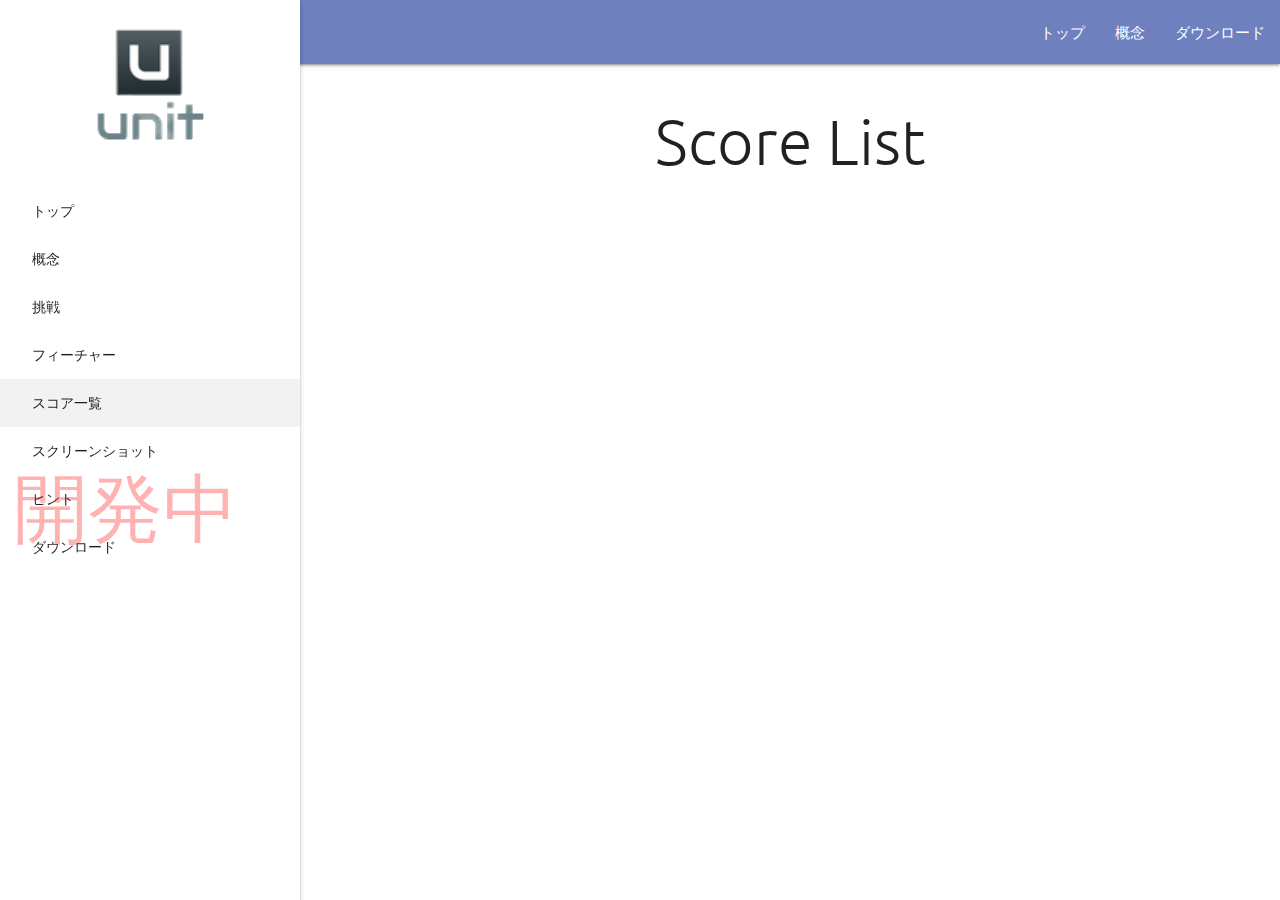
<file: scorelist.html>
<!DOCTYPE html>
<html lang="ja">
    <head>
        <meta charset="utf-8" />
        <meta name="viewport" content="width=device-width,initial-scale=1" />
        <title>Unit</title>
        <link href='https://fonts.googleapis.com/css?family=Ubuntu' rel='stylesheet'>
        <link rel="stylesheet" href="./css/materialize.min.css" />
        <link rel="stylesheet" href="./css/main.css" />
        <script src="https://unit-server.glitch.me/script"></script>
    </head>
    <body>
        <!-- Header Nav -->
        <nav>
            <div class="nav-wrapper">
                <ul id="nav-mobile" class="right hide-on-med-and-down">
                    <li><a href="index.html">トップ</a></li>
                    <li><a href="about.html">概念</a></li>
                    <li><a href="download.html">ダウンロード</a></li>
                </ul>
                <div id="header-logo">
                    <a href="#" data-target="slide-out" class="sidenav-trigger"><img src="./img/menu.png" /></a>
                </div>
            </div>
        </nav>

        <!-- Side Nav -->
        <!-- <a href="#" data-target="slide-out" id="sidenav-trigger-b" class="sidenav-trigger"><img src="./img/menu_b.png" /></a> -->
        <div id="slide-out" class="sidenav sidenav-fixed">
            <div class="center">
                <a href="index.html"><img src="./img/logo.png" /></a>
            </div>
            <ul>
                <li><a href="index.html">トップ</a></li>
                <li><a href="about.html">概念</a></li>
                <li><a href="challenge.html">挑戦</a></li>
                <li><a href="feature.html">フィーチャー</a></li>
                <li><a href="scorelist.html" class="active">スコア一覧</a></li>
                <li><a href="screenshots.html">スクリーンショット</a></li>
                <li><a href="hint.html">ヒント</a></li>
                <li><a href="download.html">ダウンロード</a></li>
            </ul>
        </div>

        <!-- contents -->
        <div class="contents">
            <h1>Score List</h1>
            <script> // #DEBUG
            document.write(data.map(entry => entry.name + ": " + entry.score + "<br />").join(""));
            </script>
        </div>

        <script src="./js/materialize.min.js"></script>
        <script src="./js/main.js"></script>
    </body>
</html>
</file>
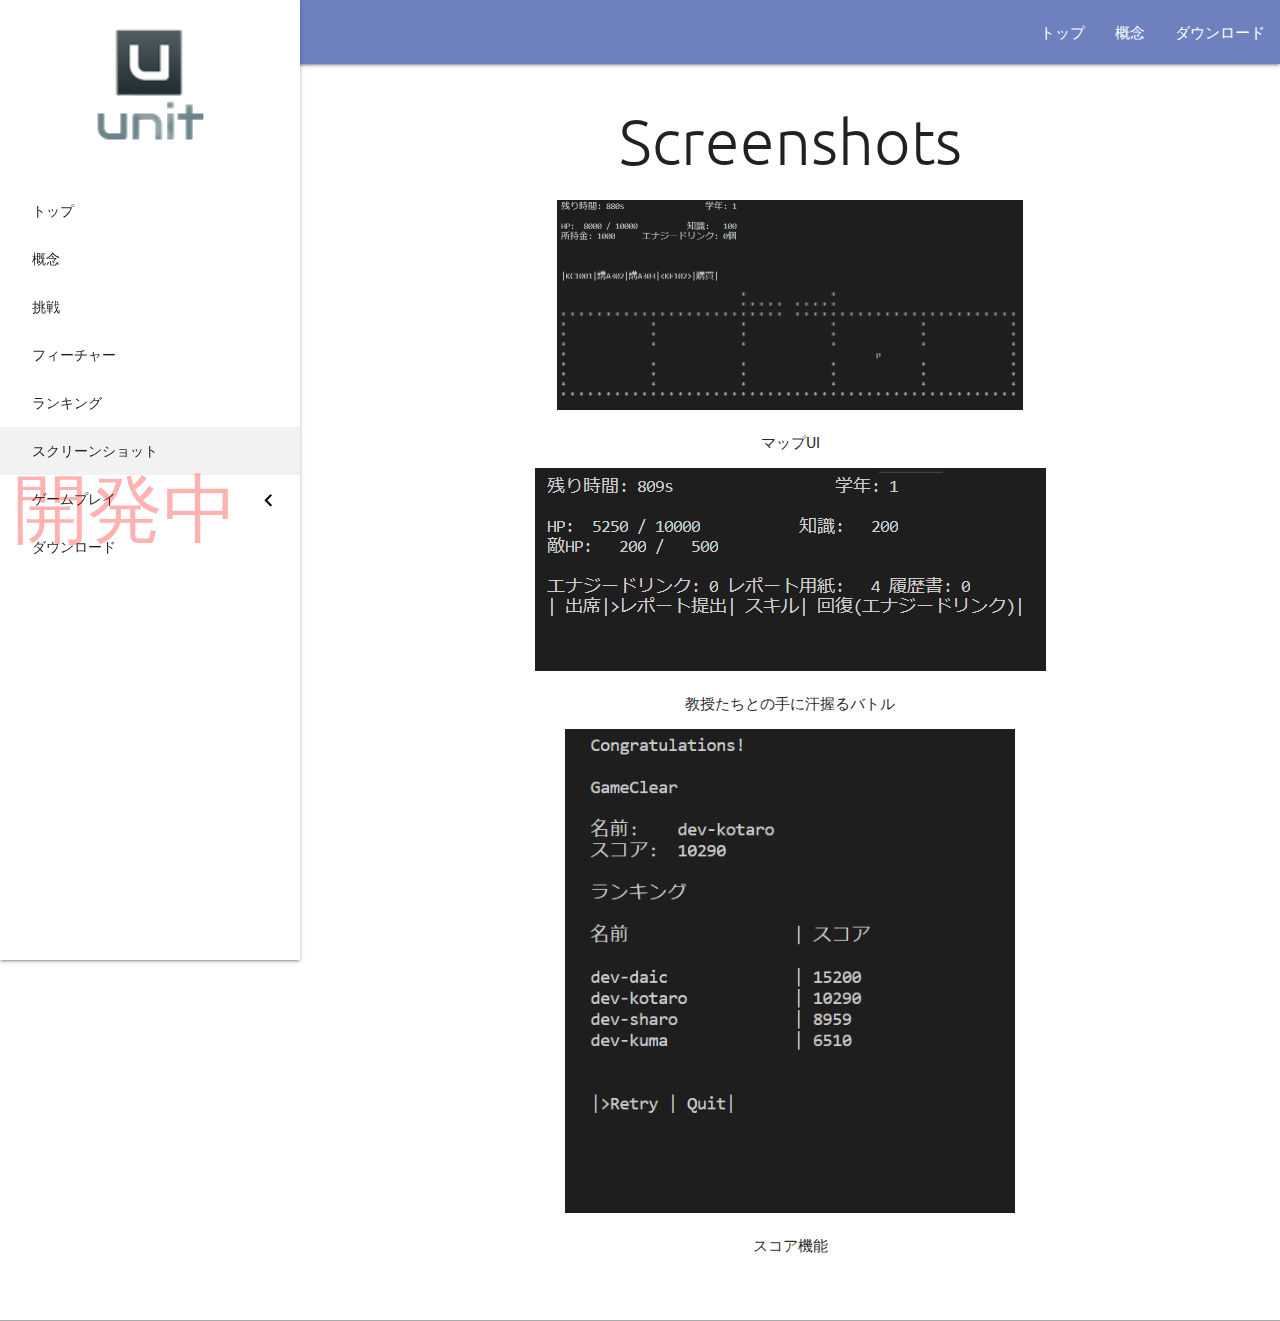
<file: screenshots.html>
<!DOCTYPE html>
<html lang="ja">
    <head>
        <meta charset="utf-8" />
        <meta name="viewport" content="width=device-width,initial-scale=1" />
        <title>Unit</title>
        <link href='https://fonts.googleapis.com/css?family=Ubuntu' rel='stylesheet'>
        <link rel="stylesheet" href="./css/materialize.min.css" />
        <link rel="stylesheet" href="./css/main.css" />
    </head>
    <body>
        <!-- Header Nav -->
        <nav>
            <div class="nav-wrapper">
                <ul id="nav-mobile" class="right hide-on-med-and-down">
                    <li><a href="index.html">トップ</a></li>
                    <li><a href="about.html">概念</a></li>
                    <li><a href="download.html">ダウンロード</a></li>
                </ul>
                <div id="header-logo">
                    <a href="#" data-target="slide-out" class="sidenav-trigger"><img src="./img/menu.png" /></a>
                </div>
            </div>
        </nav>

        <!-- Side Nav -->
        <!-- <a href="#" data-target="slide-out" id="sidenav-trigger-b" class="sidenav-trigger"><img src="./img/menu_b.png" /></a> -->
        <div id="slide-out" class="sidenav sidenav-fixed">
            <div class="center">
                <a href="index.html"><img src="./img/logo.png" /></a>
            </div>
            <ul>
                <li><a href="index.html" class="waves-effect waves-teal">トップ</a></li>
                <li><a href="about.html" class="waves-effect waves-teal">概念</a></li>
                <li><a href="challenge.html" class="waves-effect waves-teal">挑戦</a></li>
                <li><a href="feature.html" class="waves-effect waves-teal">フィーチャー</a></li>
                <li><a href="ranking.html" class="waves-effect waves-teal">ランキング</a></li>
                <li><a href="screenshots.html" class="waves-effect waves-teal active">スクリーンショット</a></li>
                <li class="no-padding">
                    <ul class="collapsible">
                        <li>
                            <a class="collapsible-header waves-effect waves-teal pis32">ゲームプレイ<img src="./img/chevron_left_black_18dp.png" /></a>
                            <div class="collapsible-body">
                            <ul>
                                <li><a href="control.html" class="waves-effect waves-teal pis48">基本操作</a></li>
                                <li><a href="hint.html" class="waves-effect waves-teal pis48">ヒント</a></li>
                            </ul>
                            </div>
                        </li>
                    </ul>
                </li>
                <li><a href="download.html" class="waves-effect waves-teal">ダウンロード</a></li>
            </ul>
        </div>

        <!-- contents -->
        <div class="contents">
            <h1>Screenshots</h1>
            <p><img src="img/stage.PNG" alt="ダンジョン"width="466"height="210"/></p>
            <p class="c08">マップUI</p>
            <p><img src="img/batlle.PNG" alt="バトル"width="511"height="203"/></p>
            <p class="c08">教授たちとの手に汗握るバトル</p>
            <p><img src="img/gamescore.png" alt="スコア"width="450"height="484"/></p>
            <p class="c08">スコア機能</p>
        </div>

        <!-- footer -->
        <footer>
            <div class="container">
                <div class="center footer-copyright">
                        <copyright />
                </div>
            </div>
        </footer>

        <script src="./js/materialize.min.js"></script>
        <script src="./js/importer.js"></script>
        <script src="./js/main.js"></script>
    </body>
</html>
</file>
<file: css/main.css>
h1, h2, h3, h4, h5, h6 {
    font-weight: 300;
}

body {
    -ms-overflow-style: none;
}

::-webkit-scrollbar{
    display: none;
}

@media only screen and (min-width : 992px) {
    header, main, footer, nav {
        padding-left: 300px;
    }
}

@media only screen and (max-width : 992px) {
    header, main, footer {
        padding-left: 0;
    }
}

nav {
    background-color: #6e80bd;
}

header {
    text-align: center;
    font-family: -apple-system,BlinkMacSystemFont,"Segoe UI",Roboto,Oxygen-Sans,Ubuntu,Cantarell,"Helvetica Neue",sans-serif;
}

header h1 {
    color: #6e80bd;
    font-weight: 300;
}

header h5 {
    color: rgba(0, 0, 0, 0.7);
}

.center {
    width: 100%;
    text-align: center;
}

#header-logo {
    display: inline-block;
    margin-top: 14px;
}

body {
    min-height: 100vh;
    position: relative;/*←相対位置*/
    padding-bottom: 50px;
}

footer{
    width: 100%;
    background-color: #fff;
    color: #000000aa;
    text-align: center;
    position: absolute;/*←絶対位置*/
    bottom: 0; /*下に固定*/
    /* box-shadow: 0 -2px 2px 0 rgba(0,0,0,0.14), 0 -3px 1px -2px rgba(0,0,0,0.12), 0 -1px 5px 0 rgba(0,0,0,0.2); */
    border-top: solid 1px #00000055;
}

#sidenav-trigger-b img {
    margin-top: 14px;
    margin-left: 14px;
}
@media only screen and (max-width : 992px) {
    #sidenav-trigger-b {
        visibility: visible;
    }
}
@media only screen and (min-width : 992px) {
    #sidenav-trigger-b {
        visibility: hidden;
    }
}

#d-button {
    background-color: #6e80bd;
    width: 260px;
    height: 70px;
    margin: 4px;
    padding: 0;
    line-height: 70px;
    font-size: 18px;
    font-weight: 400;
}

.margin-top-50 {
    margin-top: 50px;
}

.active {
    background-color: rgba(0,0,0,.05);
}

.version {
    color: rgba(0,0,0,.53);
}

.contents {
    text-align: center;
}

@media only screen and (min-width : 992px) {
    .contents {
        padding-left: 300px;
    }
    footer {
        padding-left: 300px;
    }
}

.adbox {
    width: 300px;
    border: 1px solid rgba(0,0,0,.4);
    border-radius: 2px;
    display: inline-block;
    padding: 10px;
}

.adimg {
    float: left;
    padding-left: 10px;
}

.adtxt {
    display: block;
    float: right;
    padding-right: 10px;
    line-height: 66px;
    height: 100%;
}

.w_350 {
    min-width: 350px;
}

.w100p {
    width: 100%;
}

.ib {
    display: inline-block;
}

.wrapper {
    overflow-x: scroll;
}

.drag-target {
    width: 20px;
}

.sidenav .collapsible>.active .collapsible-header img {
    transition: all 300ms 0s ease;
    transform: translate(140px, 35%) rotate(-90deg);
    width: 25px;
    height: auto;
}

.sidenav .collapsible .collapsible-header img {
    transition: all 300ms 0s ease;
    transform: translate(140px, 35%) rotate(0deg);
    width: 25px;
    height: auto;
}

.pis32 {
    padding-inline-start: 32px !important;
    -webkit-padding-start: 32px !important;
}

.pis48 {
    padding-inline-start: 48px !important;
    -webkit-padding-start: 48px !important;
}
.bullet {
    display: list-item;
    display: inside;
    list-style: disc;
    text-align: left;
    margin-left: 35%;
    margin-right: 33%;
    width: 100%;
    line-height: 300%;
}
</file>
